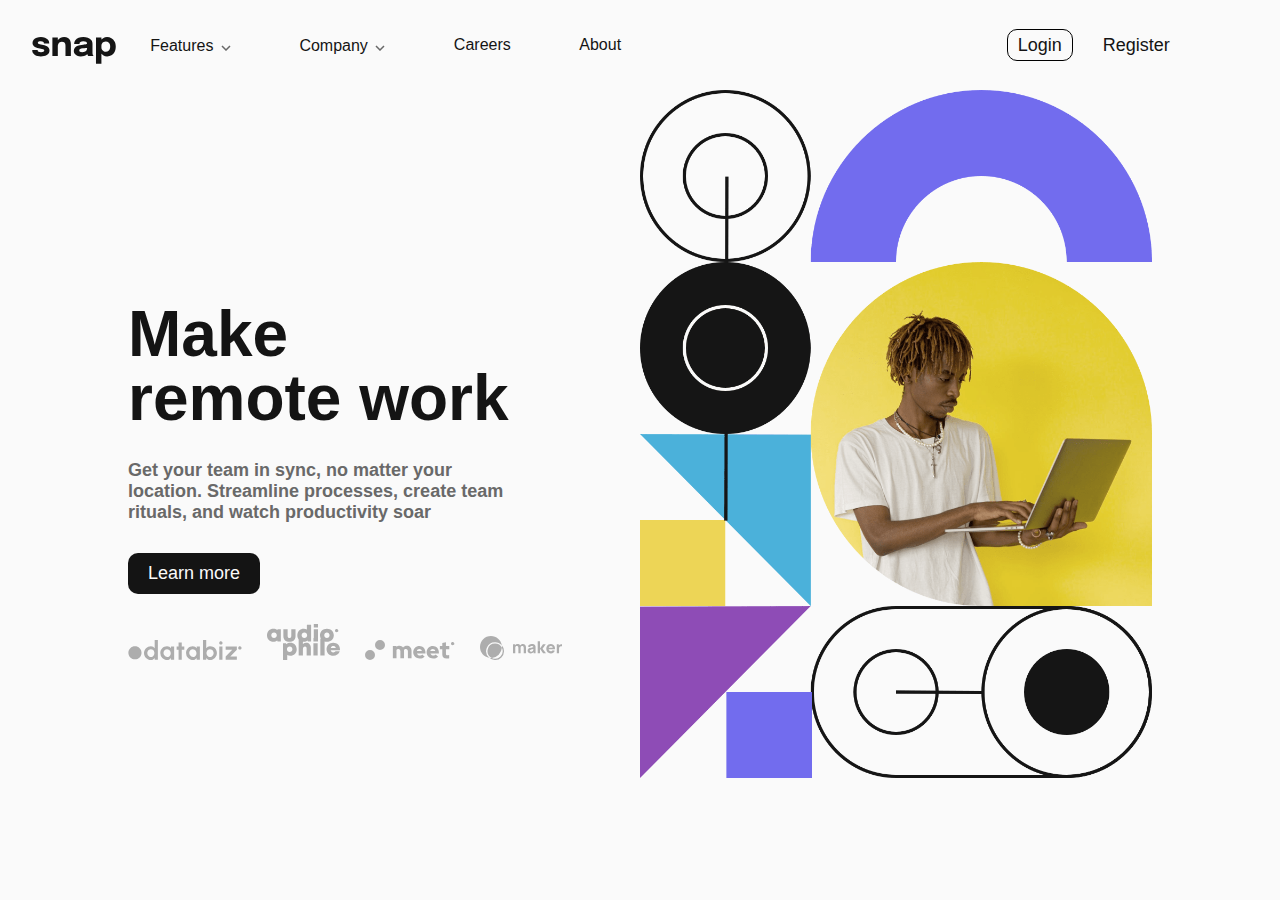
<file: index.html>
<!DOCTYPE html>
<html lang="en">
<head>
    <meta charset="UTF-8">
    <meta http-equiv="X-UA-Compatible" content="IE=edge">
    <meta name="viewport" content="width=device-width, initial-scale=1.0">
    <!--to display the site properly-->
    <link rel="icon" type="image/png" sizes="32x32" href="./snap-images/favicon-32x32.png">
    <link href="style.css" rel="stylesheet">
    <title>Snap - The World's Leading Seamless Remote App</title>
</head>
<body>
    
    <section class="wrapper">
        <header>
            <img src="./snap-images/logo.svg" class="logo">
            <nav>
                <ul id="sidebar">
                    <div class="links">
                        <div class="features">
                            <button>Features
                                <img src="./snap-images/icon-arrow-down.svg">
                            </button>
                            <ul>
                                <li><a href="#"><img src="./snap-images/icon-todo.svg">Todo List</a></li>
                                <li><a href="#"><img src="./snap-images/icon-calendar.svg">Calender</a></li>
                                <li><a href="#"><img src="./snap-images/icon-reminders.svg">Reminders</a></li>
                                <li><a href="#"><img src="./snap-images/icon-planning.svg">Planning</a></li>
                            </ul>
                        </div>
                        <div class="company">
                            <button>Company
                                <img src="./snap-images/icon-arrow-down.svg">
                            </button>
                            <ul>
                                <li><a href="#">History</a></li>
                                <li><a href="#">Our Team</a></li>
                                <li><a href="#">Blog</a></li>
                            </ul>
                        </div>
                        <button><a href="#">Careers</a></button>
                        <button><a href="#">About</a></button>
                        
                    </div>
                    <div class="ctas">
                        <a href="./login.html" class="cta">Login</a>
                        <a href="./register.html" class="cta-2">Register</a>
                    </div>

                </ul>
            </nav>
            <div class="container">
                <span id="bar1"></span>
                <span id="bar2"></span>
                <span id="bar3"></span>
            </div>
        </header>

        <section class="hero">
            <div class="left-item">
                <div class="intro-text">
                    <div class="title">
                        <h1>Make</h1>
                        <h1>remote work</h1>

                    </div>
                    <div class="subtitle">
                        <p>Get your team in sync, no matter your location. Streamline processes, create team rituals, and watch productivity soar</p>
                        
                    </div>
                    <a href="#" class="cta-3">
                        Learn more
                    </a>
                    <div class="support">
                    <img src="./snap-images/client-databiz.svg" alt="">
                    <img src="./snap-images/client-audiophile.svg" alt="">
                    <img src="./snap-images/client-meet.svg" alt="">
                    <img src="./snap-images/client-maker.svg" alt="">
                    </div>
                </div>
            </div>
            <div class="right-item">
                <img src="./snap-images/image-hero-desktop.png" alt="" class="desktop">
                <img src="./snap-images/image-hero-mobile.png" alt="" class="mobile">
            </div>

        </section>
    </section>
    <script>
        const container = document.querySelector(".container");
        const sidebar = document.querySelector("#sidebar");
        container.addEventListener("click", function() {
            container.classList.toggle("change")
            sidebar.classList.toggle("push")
        }) 
    </script>
</body>
</html>
</file>
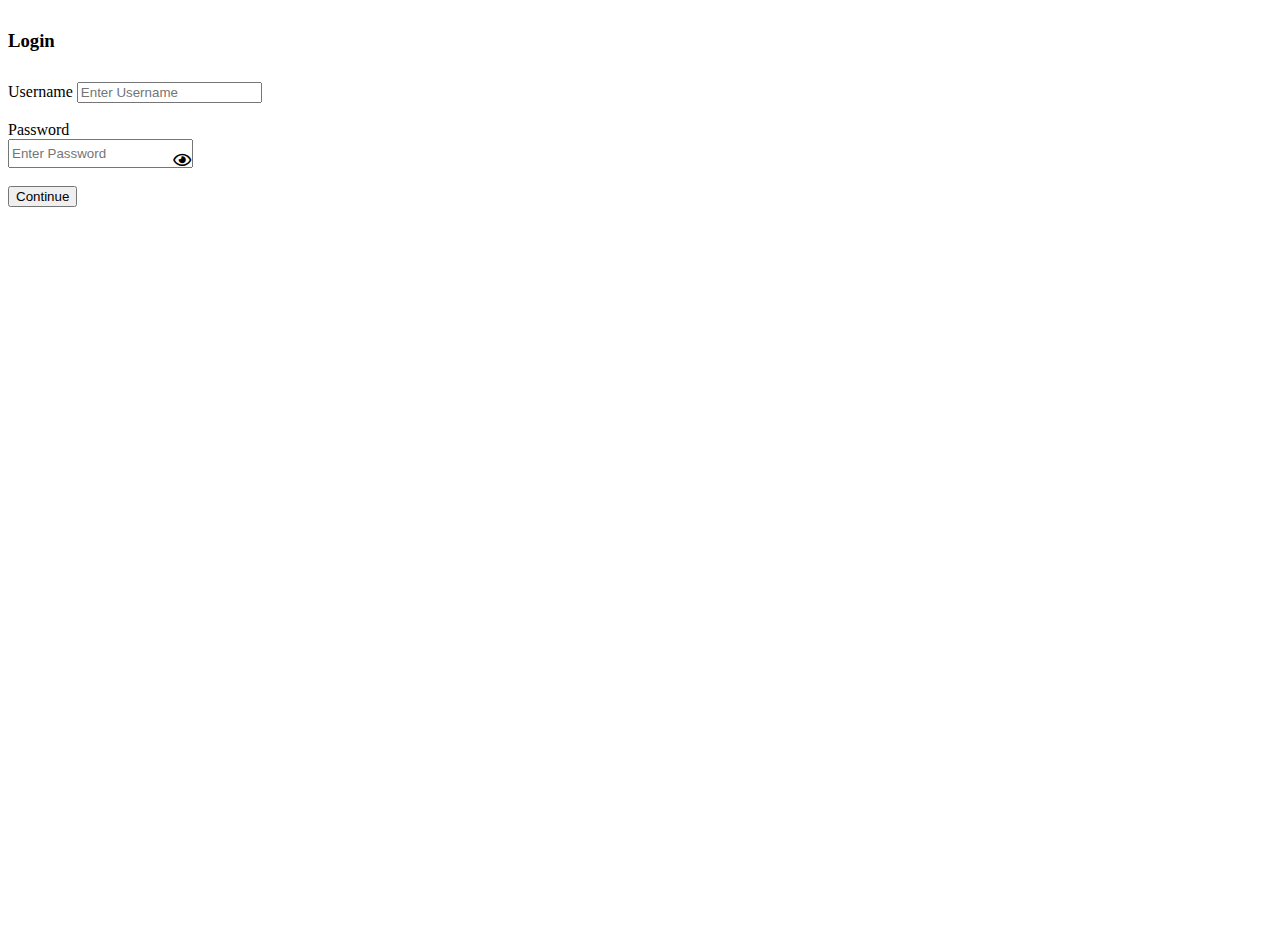
<file: login.html>
<!doctype html>
<html lang="en">

  <head>
    <!-- Required meta tags -->
    <meta charset="utf-8">
    <meta name="viewport" content="width=device-width, initial-scale=1">
    <!-- Bootstrap CSS -->
    <link href="https://cdn.jsdelivr.net/npm/bootstrap@5.0.2/dist/css/bootstrap.min.css" rel="stylesheet" 
    integrity="sha384-EVSTQN3/azprG1Anm3QDgpJLIm9Nao0Yz1ztcQTwFspd3yD65VohhpuuCOmLASjC" crossorigin="anonymous">
    <link rel=”stylesheet” href=”https://cdn.jsdelivr.net/npm/bootstrap-icons@1.3.0/font/bootstrap-icons.css” />
    <link rel="stylesheet" href="https://cdnjs.cloudflare.com/ajax/libs/font-awesome/5.13.0/css/all.min.css">
    <link href="./register.css" rel="stylesheet">
    <title>New account form</title>
  </head>


  <body>
    <div class="container">

      <h3 class="mt-30">Login</h3>
        <div class="full-width d-flex justify-content-center and align-items-center">
            <form class="col">

              <div class="col-md-4">
                 <label for="Username" class="form-label" >Username</label>
                 <input type="text" class="form-control" id="Username" placeholder="Enter Username" required> 
             </div><br>
    
             <div class="col-md-4">
                  <label for="Password" class="form-label">Password</label>
                <div class="password">
                 <input type="password" name="password"  minlength="4" class="form-control passkey" id="Password" placeholder="Enter Password" required>
        
                    <i class="far fa-eye reveal" id="togglePassword"></i> 
                </div>
             </div><br>
               <div class="col-md-2">
                 <input type="Submit" class="btn btn-primary submit" value="Continue">
               </div>
           </form>
         </div>
         <script src="https://cdn.jsdelivr.net/npm/bootstrap@5.0.2/dist/js/bootstrap.bundle.min.js" 
         integrity="sha384-MrcW6ZMFYlzcLA8Nl+NtUVF0sA7MsXsP1UyJoMp4YLEuNSfAP+JcXn/tWtIaxVXM" 
         crossorigin="anonymous"></script>
    <script src="./script.js"></script>
  </body>
  </html>
</file>
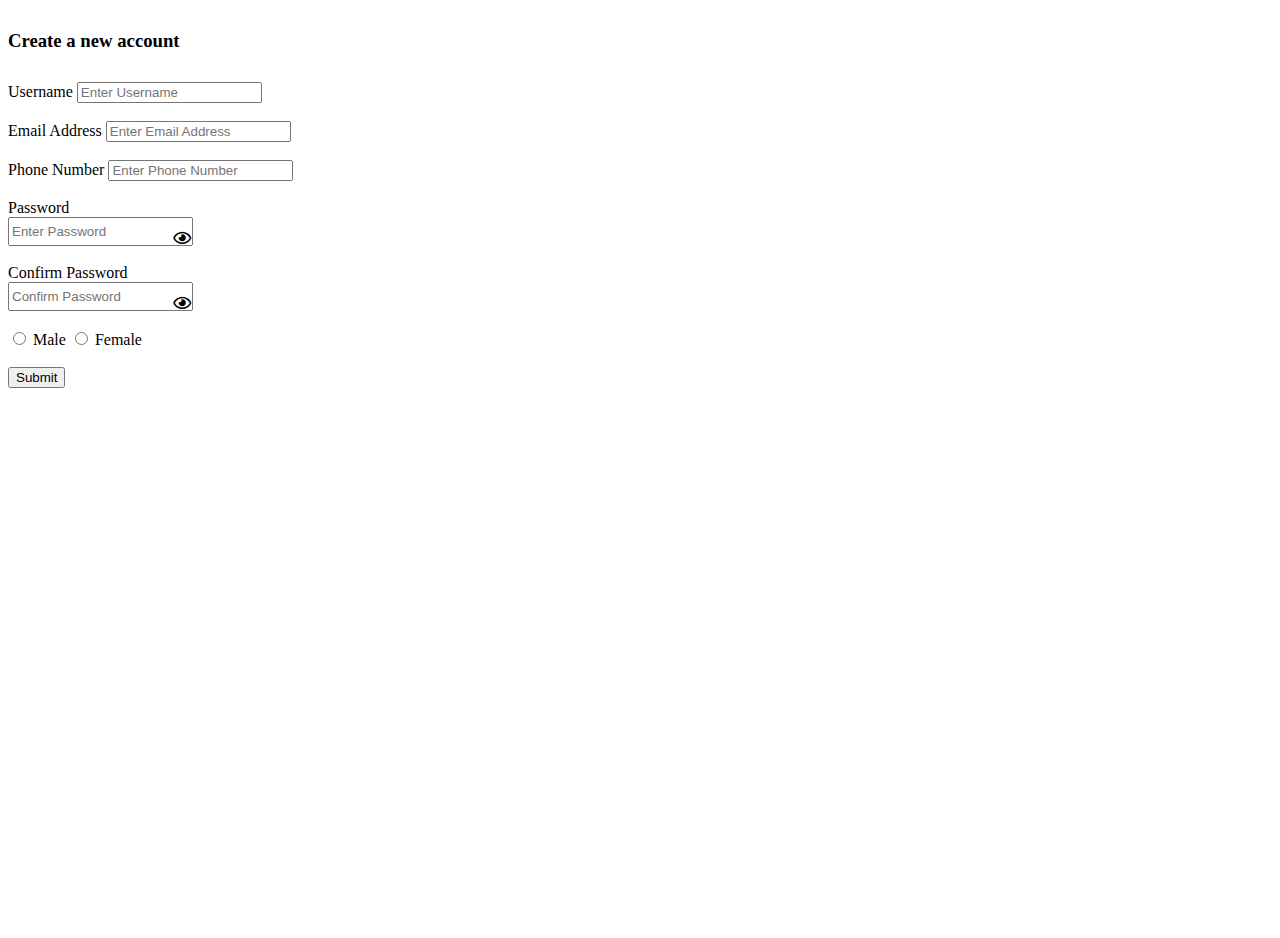
<file: register.html>
<!doctype html>
<html lang="en">
  <head>
    <!-- Required meta tags -->
    <meta charset="utf-8">
    <meta name="viewport" content="width=device-width, initial-scale=1">
    <!-- Bootstrap CSS -->
    <link href="https://cdn.jsdelivr.net/npm/bootstrap@5.0.2/dist/css/bootstrap.min.css" rel="stylesheet" integrity="sha384-EVSTQN3/azprG1Anm3QDgpJLIm9Nao0Yz1ztcQTwFspd3yD65VohhpuuCOmLASjC" crossorigin="anonymous">
    <link rel=”stylesheet” href=”https://cdn.jsdelivr.net/npm/bootstrap-icons@1.3.0/font/bootstrap-icons.css” />
    <link rel="stylesheet" href="https://cdnjs.cloudflare.com/ajax/libs/font-awesome/5.13.0/css/all.min.css">
    <link href="./register.css" rel="stylesheet">
    <title>New account form</title>
  </head>

 
  <body>
      
      <div class="container">
        
          <h3>Create a new account</h3>
          <div class="full-width d-flex justify-content-center and align-items-center">
          <form class="col">

            <div class="col-md-6">
                <label for="Username" class="form-label" >Username</label>
                <input type="text" class="form-control username" id="Username" placeholder="Enter Username" required> 
                <small id="info-name" style="color:red"></small>
            </div><br>

            <div class="col-md-6">
                <label for="EmailAddress" class="form-label">Email Address</label>
                <input type="email" class="form-control email" id="EmailAddress" placeholder="Enter Email Address" required>
                <small id="info-name" style="color:red"></small>
            </div><br>

            <div class="col-md-4">
                    <label for="PhoneNumber" class="form-label">Phone Number</label>
                    <input type="tel" maxlength="12" class="form-control" id="PhoneNumber" placeholder="Enter Phone Number">
            </div><br>

            <div class="col-md-4">
                        <label for="Password" class="form-label">Password</label>
                    <div class="password">
                          <input type="password" name="password"  minlength="4" class="form-control passkey" id="Password" placeholder="Enter Password" required>
                        
                     <i class="far fa-eye reveal" id="togglePassword"></i> 
                  </div>
                  <small id="strength"></small>
            </div><br>

            <div class="col-md-4">
                <label for="ConfirmPassword" class="form-label">Confirm Password</label>
                        <div class="password">
                            <input type="password" name="password" minlength="4" class="form-control confirm" id="ConfirmPassword" placeholder="Confirm Password" required>
                            <i class="far fa-eye reveal" id="togglePassword"></i> 
                        </div>
                        <small id="info-pass" style="color: red;"></small>
            </div><br>

            <div class="col-md-6">
                <input type="radio" name="gender" value="male" required> Male 
                <input type="radio" name="gender" value="female" required> Female
            </div><br>

            <div class="col-md-2">
                <input type="Submit" class="btn btn-primary submit" value="Submit">
            </div>
          </form>

      </div>


    <!-- Optional JavaScript; choose one of the two! -->

    <!-- Option 1: Bootstrap Bundle with Popper -->
    <script src="https://cdn.jsdelivr.net/npm/bootstrap@5.0.2/dist/js/bootstrap.bundle.min.js" integrity="sha384-MrcW6ZMFYlzcLA8Nl+NtUVF0sA7MsXsP1UyJoMp4YLEuNSfAP+JcXn/tWtIaxVXM" crossorigin="anonymous"></script>
    <script src="./script.js"></script>
  </body>
</html>
</file>
<file: style.css>
* {
    margin: 0;
    padding: 0;
    box-sizing: border-box;
}

body {
    font-family: 'Segoe UI', Tahoma, Geneva, Verdana, sans-serif;
    color: hsl(0, 0%, 8%);
    font-size: 18px;
}

header {
    display: flex;
    height: 10vh;
    width: 95%;
    margin: 0 auto;
    align-items: center;
    justify-content: space-between;
}

header .logo {
    margin-top: 10px;
    cursor: pointer;
}

nav {
    width: 100%;
    height: 100%;
}

nav > ul {
    display: flex;
    justify-content: space-between;
    align-items: center;
    width: 100%;
    height: 100%;
}

a {
    /*margin-right: 25px;*/
    text-decoration: none;
    color: hsl(0, 0%, 8%);
    /*margin-top: 55px;*/
}


.wrapper {
    min-height: 100vh;
    background: hsl(0, 0%, 98%);
}

.links {
    display: flex;
    justify-content: space-around;
    align-items: center;
    list-style: none;
    width: 50%;
}

.links button {
    outline: none;
    border: none;
    background: transparent;
    font-size: 16px;
    font-weight: normal;
    color:  hsl(0, 0%, 8%);
    text-align: center;
}

.links button img {
    margin-left: 3px;
}

.links .features,
.links .company {
    position: relative;
}

.features ul,
.company ul {
    position: absolute;
    display: flex;
    align-items: center;
    justify-content: space-around;
    flex-direction: column;
    width: 150px;
    height: 150px;
    margin-top: 10px;
    background-color: white;
    list-style: none;
    border-radius: 5px;
    left: 0;
    opacity: 0;
    pointer-events: none;
    transform: translateY(-10px);
    transition: all 0.4s ease;
}

.features li,
.company li {
    width: 100%;
    height: 100%;
    display: flex;
    justify-content: center;
    align-items: center;
    cursor: pointer;
}

.features li:hover,
.company li:hover{
    background-color: hsl(0, 0%, 41%);
    pointer-events: all;
}

.features li img{
    margin-right: 10px;
}

.features button:focus + ul,
.company button:focus + ul {
    opacity: 1;
    pointer-events: all;
}

.ctas a {
    margin-right: 25px;
}

.cta {
    border: 1px solid black;
    padding: 5px 10px;
    border-radius: 10px;
}

.hero {
    display: flex;
    width: 80%;
    margin: 0 auto;
}

.hero > div {
    flex: 1;
}

.intro-text {
    height: 100%;
    display: flex;
    flex-direction: column;
    position: relative;
    justify-content: center;
}

.intro-text .title {
    margin: 100px 0 0 0;
}

.intro-text h1 {
    font-size: 4rem;
    line-height: 4rem;
}

.intro-text .subtitle {
    max-width: 400px;
    margin: 30px 0;
}

.intro-text .subtitle p {
    font-weight: 600;
    color: hsl(0, 0%, 41%);
}

.intro-text .cta-3 {
    width: fit-content;
    background: hsl(0, 0%, 8%);
    color: hsl(0, 0%, 98%);
    padding: 10px 20px;
    margin-bottom: 30px;
    border-radius: 10px;
}

.intro-text .support img {
    margin-right: 20px;
}

.right-item {
    width: 100%;
}

.right-item img{
    width: 100%;
    height: 100%;
}


.container{
    width: 60px;
    height: 60px;
    display: flex;
    flex-direction: column;
    justify-content: center;
    align-items: center;
    overflow: hidden;
    pointer-events: none;
    z-index:1;   
    opacity: 0;
}

.container > span{
    width: 80%;
    height: 2px;
    margin: 3px auto;
    border-radius: 10px;
    background: black;
    transition: all 0.4s ease-out;
    box-shadow: 0px 2px 2px #333;
}

.change #bar1{
    transform: rotate(45deg) translate(5px, 7px);  
    transition: all 0.4s ease-out; 
}

.change #bar2{
    transform: translateX(-500px);
    opacity: 0;
    transition: transform 0.4s ease-out;
}

.change #bar3{
    transform: rotate(-45deg) translate(4px,-7px);
    transition: all 0.4s ease-out;
    
}

.mobile {
    display: none;
}

.push#sidebar{
    left: 0;
    transition: all 0.4s ease-out;
}

/*Mobile design*/

@media screen and (max-width: 780px) {
    header {
        width: 90%;
    }
    
    nav ul {
       position: fixed; 
       background-color: #24222dea;
       display: flex;
       flex-direction: column;
       justify-content: space-evenly;
       text-align: center;
       width: 50%;
       height: 100%;
       left: -1000px;
       z-index: 1;
    }


    .links {
        display: flex;
        flex-direction: column;
        justify-content: space-around;
        width: 100%;
        height: 50%;
        text-align: center;
    }

    .links .features button {
        width: 100%;
        text-align: center;
    }

    .links button {
        width: 100%;
        text-align: center;
    }

    .links button,
    .links button a {
        color: white;
    }



    .container {
        opacity: 1;
        pointer-events: all;
    }

    .ctas .cta-1 {
        border-color: white;
    }

    .ctas a {
        color: white;
    }

    .hero {
        width: 100%;
        flex-direction: column-reverse;
    }
    
    .desktop {
        display: none;
    }

    .mobile {
        display: block;
    }

    .intro-text {
        align-items: center;
        padding: 0 30px;
        padding-bottom: 30px;
        text-align: center;
    }

    .intro-text h1 {
        display: inline;
        font-size: 2.5rem;
        line-height: 2.5rem;
    }

    .intro-text .subtitle {
        text-align: center;
    }

    .cta-3 {
        margin-top: 10px;
    }

    .support {
        display: flex;
        justify-content: space-between;
        align-items: center;
        width: 95%;
        margin: 0 auto;
    }

    .support img {
        width: 15%;
        margin-right: 0;
    }
}

@media screen and (max-width: 400px) {
    .ctas {
        display: flex;
        flex-direction: column;
        width: 100%;
        align-items: center;
        justify-content: center;
    }

    .ctas a {
        margin-right: 0 !important;
        margin: 20px 0;
    }

    .intro-text h1 {
        font-size: 2rem;
    }

    .intro-text p {
        font-size: 0.9rem;
    }
}
</file>
<file: register.css>
html {   
    background-size: cover;
}

h3 {
    margin: 30px 0;
}

body {
    background-color: inherit;
    height: 100vh;
}

@media (max-width:575.98px) {
    form {
         width: 100%;
    }
    
}
 
.password{
     display: flex;
     flex-direction: row;
}

i {
    margin-left: -20px; 

    cursor: pointer;
    padding-top: 13px;
}
</file>
